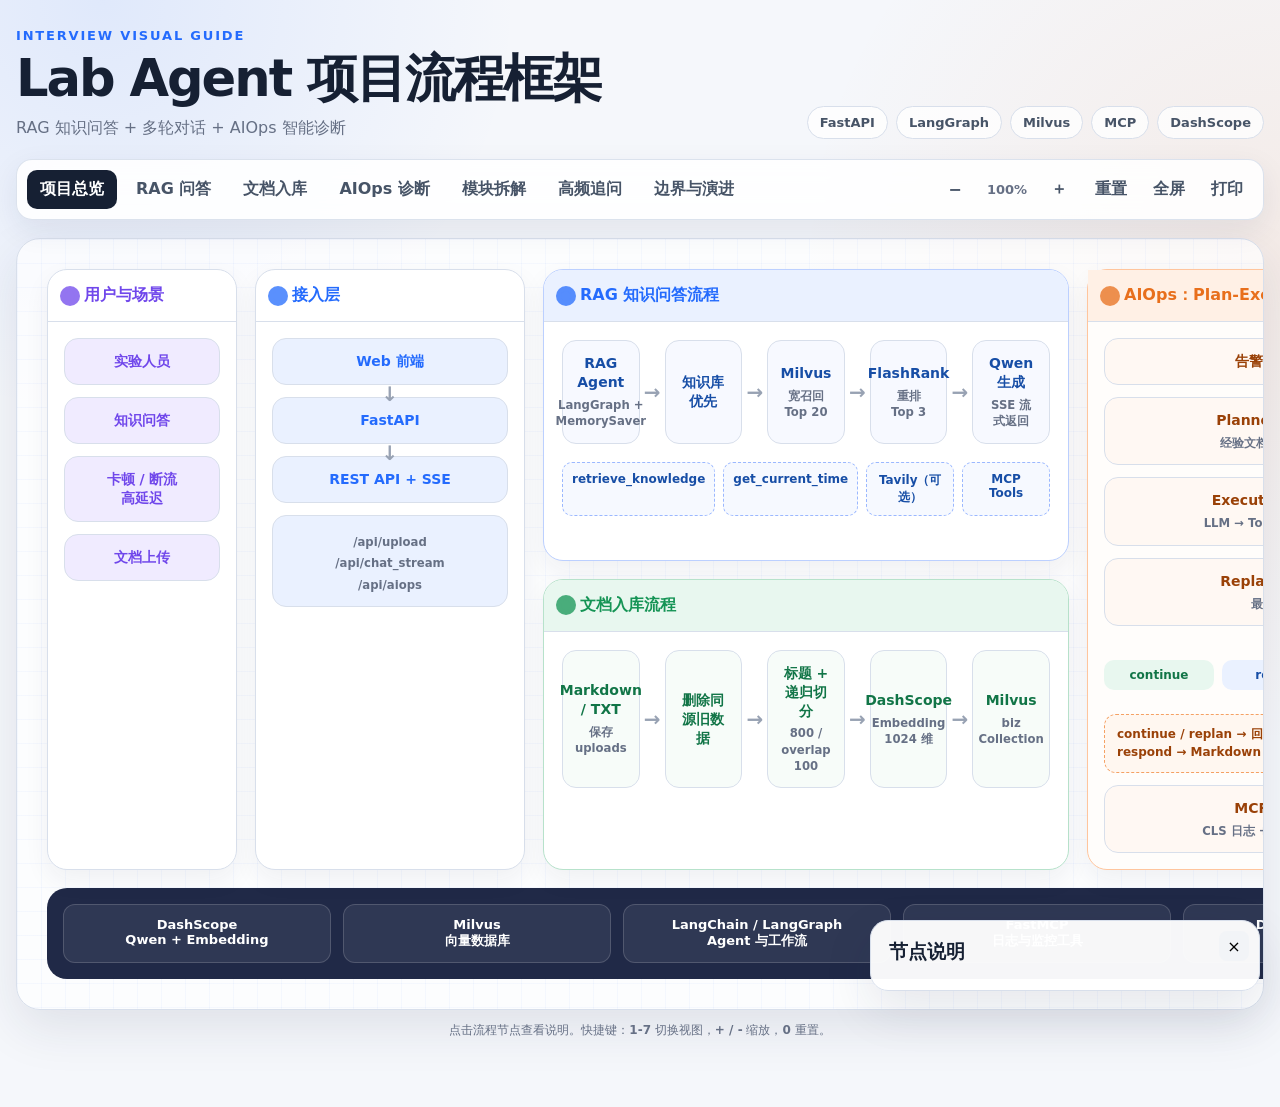
<file: static/project-flow.html>
<!DOCTYPE html>
<html lang="zh-CN">
<head>
    <meta charset="UTF-8">
    <meta name="viewport" content="width=device-width, initial-scale=1.0">
    <meta name="description" content="Lab Agent 项目流程框架图与面试复习页面">
    <title>Lab Agent 项目流程框架图</title>
    <style>
        :root {
            --ink: #162033;
            --muted: #667085;
            --line: #d8dfeb;
            --paper: #f5f7fb;
            --card: #ffffff;
            --blue: #246bfd;
            --blue-soft: #eaf1ff;
            --green: #159455;
            --green-soft: #e8f7ef;
            --orange: #e86f1c;
            --orange-soft: #fff0e5;
            --purple: #7047eb;
            --purple-soft: #f0ebff;
            --shadow: 0 18px 50px rgba(27, 39, 71, 0.10);
            --radius: 20px;
        }

        * { box-sizing: border-box; }

        html { scroll-behavior: smooth; }

        body {
            margin: 0;
            color: var(--ink);
            font-family: Inter, "PingFang SC", "Microsoft YaHei", system-ui, sans-serif;
            background:
                radial-gradient(circle at 8% 0%, rgba(36, 107, 253, .10), transparent 26rem),
                radial-gradient(circle at 100% 24%, rgba(232, 111, 28, .09), transparent 30rem),
                var(--paper);
            min-height: 100vh;
        }

        button { font: inherit; }

        .shell {
            width: min(1560px, calc(100% - 32px));
            margin: 0 auto;
            padding: 28px 0 56px;
        }

        .hero {
            display: flex;
            align-items: flex-end;
            justify-content: space-between;
            gap: 24px;
            margin-bottom: 20px;
        }

        .eyebrow {
            margin: 0 0 8px;
            color: var(--blue);
            font-size: 13px;
            font-weight: 800;
            letter-spacing: .14em;
            text-transform: uppercase;
        }

        h1 {
            margin: 0;
            font-size: clamp(30px, 4vw, 54px);
            letter-spacing: -.04em;
            line-height: 1.08;
        }

        .subtitle {
            margin: 12px 0 0;
            color: var(--muted);
            font-size: 16px;
        }

        .hero-tags {
            display: flex;
            flex-wrap: wrap;
            justify-content: flex-end;
            gap: 8px;
        }

        .tag {
            padding: 8px 12px;
            border: 1px solid var(--line);
            border-radius: 999px;
            background: rgba(255, 255, 255, .78);
            color: #475467;
            font-size: 13px;
            font-weight: 700;
        }

        .toolbar {
            position: sticky;
            top: 12px;
            z-index: 20;
            display: flex;
            align-items: center;
            justify-content: space-between;
            gap: 16px;
            padding: 10px;
            margin-bottom: 18px;
            border: 1px solid rgba(216, 223, 235, .9);
            border-radius: 16px;
            background: rgba(255, 255, 255, .88);
            box-shadow: 0 10px 30px rgba(27, 39, 71, .08);
            backdrop-filter: blur(14px);
        }

        .tabs, .tools {
            display: flex;
            align-items: center;
            flex-wrap: wrap;
            gap: 6px;
        }

        .toolbar button {
            border: 0;
            border-radius: 10px;
            padding: 9px 13px;
            background: transparent;
            color: #475467;
            cursor: pointer;
            font-weight: 750;
            transition: .18s ease;
        }

        .toolbar button:hover { background: #f1f4f9; color: var(--ink); }
        .toolbar button.active { background: var(--ink); color: white; }
        .tools button { min-width: 40px; padding-inline: 10px; }

        .zoom-label {
            min-width: 52px;
            color: var(--muted);
            text-align: center;
            font-size: 13px;
            font-weight: 700;
        }

        .canvas-window {
            overflow: auto;
            min-height: 680px;
            border: 1px solid var(--line);
            border-radius: 24px;
            background-color: rgba(255,255,255,.72);
            background-image:
                linear-gradient(rgba(36,107,253,.035) 1px, transparent 1px),
                linear-gradient(90deg, rgba(36,107,253,.035) 1px, transparent 1px);
            background-size: 24px 24px;
            box-shadow: var(--shadow);
        }

        .canvas {
            width: 1480px;
            min-height: 680px;
            padding: 30px;
            transform-origin: top left;
            transition: transform .2s ease;
        }

        .view { display: none; }
        .view.active { display: block; }

        .overview-grid {
            display: grid;
            grid-template-columns: 190px 270px 1fr 380px;
            gap: 18px;
            align-items: stretch;
        }

        .panel {
            position: relative;
            border: 1px solid var(--line);
            border-radius: var(--radius);
            background: var(--card);
            box-shadow: 0 10px 26px rgba(27, 39, 71, .06);
        }

        .panel-title {
            display: flex;
            align-items: center;
            gap: 9px;
            margin: 0;
            padding: 15px 17px;
            border-bottom: 1px solid var(--line);
            font-size: 16px;
        }

        .panel-title .dot {
            width: 10px;
            height: 10px;
            border-radius: 50%;
            background: currentColor;
            box-shadow: 0 0 0 5px currentColor;
            opacity: .75;
        }

        .stack {
            display: flex;
            flex-direction: column;
            gap: 12px;
            padding: 16px;
        }

        .node {
            position: relative;
            padding: 13px 14px;
            border: 1.5px solid var(--line);
            border-radius: 14px;
            background: white;
            text-align: center;
            font-size: 14px;
            font-weight: 800;
            line-height: 1.35;
            cursor: pointer;
            transition: transform .18s ease, box-shadow .18s ease, border-color .18s ease;
        }

        .node:hover, .node.selected {
            transform: translateY(-2px);
            border-color: currentColor;
            box-shadow: 0 10px 20px rgba(27, 39, 71, .10);
        }

        .node small {
            display: block;
            margin-top: 5px;
            color: var(--muted);
            font-weight: 600;
            line-height: 1.4;
        }

        .arrow-down::after {
            content: "↓";
            position: absolute;
            left: 50%;
            bottom: -24px;
            z-index: 2;
            transform: translateX(-50%);
            color: #98a2b3;
            font-size: 20px;
            font-weight: 900;
        }

        .scenario { color: var(--purple); }
        .access { color: var(--blue); }
        .scenario .node { background: var(--purple-soft); }
        .access .node { background: var(--blue-soft); }

        .flow-area {
            display: grid;
            grid-template-rows: 1fr 1fr;
            gap: 18px;
        }

        .flow-panel { overflow: hidden; }
        .flow-panel.rag { border-color: #bcd0ff; }
        .flow-panel.ingest { border-color: #b7e2cb; }
        .flow-panel.rag .panel-title { color: var(--blue); background: var(--blue-soft); }
        .flow-panel.ingest .panel-title { color: var(--green); background: var(--green-soft); }

        .flow-row {
            display: flex;
            align-items: stretch;
            gap: 25px;
            padding: 18px;
        }

        .flow-row .node {
            flex: 1 1 0;
            min-width: 0;
            display: flex;
            align-items: center;
            justify-content: center;
            flex-direction: column;
        }

        .flow-row .node:not(:last-child)::after {
            content: "→";
            position: absolute;
            right: -22px;
            top: 50%;
            transform: translateY(-50%);
            color: #98a2b3;
            font-size: 20px;
        }

        .rag .node { color: #174ea6; background: #f7f9ff; }
        .ingest .node { color: #117547; background: #f7fcf9; }

        .tool-strip {
            display: flex;
            gap: 8px;
            padding: 0 18px 18px;
        }

        .tool-chip {
            flex: 1;
            padding: 9px;
            border: 1px dashed #9bb8ff;
            border-radius: 10px;
            background: #f6f9ff;
            color: #174ea6;
            text-align: center;
            font-size: 12px;
            font-weight: 750;
        }

        .aiops {
            color: var(--orange);
            border-color: #ffc59d;
            background: #fffdfb;
        }

        .aiops .panel-title { background: var(--orange-soft); }
        .aiops-body { padding: 16px; }
        .aiops .node { color: #9a4107; background: #fff8f3; }

        .decision {
            display: grid;
            grid-template-columns: repeat(3, 1fr);
            gap: 8px;
            margin: 22px 0 12px;
        }

        .branch {
            padding: 8px 5px;
            border-radius: 10px;
            text-align: center;
            font-size: 12px;
            font-weight: 850;
        }

        .continue { color: #117547; background: var(--green-soft); }
        .replan { color: #174ea6; background: var(--blue-soft); }
        .respond { color: #6538c5; background: var(--purple-soft); }

        .loop-note {
            padding: 10px 12px;
            border: 1px dashed #f5a164;
            border-radius: 12px;
            color: #9a4107;
            background: #fff7f0;
            font-size: 12px;
            font-weight: 700;
            line-height: 1.55;
        }

        .infra {
            display: grid;
            grid-template-columns: repeat(5, 1fr);
            gap: 12px;
            margin-top: 18px;
            padding: 16px;
            border-radius: var(--radius);
            background: #202947;
            color: white;
        }

        .infra-item {
            padding: 12px;
            border: 1px solid rgba(255,255,255,.16);
            border-radius: 12px;
            background: rgba(255,255,255,.07);
            text-align: center;
            font-size: 13px;
            font-weight: 750;
        }

        .detail-view {
            display: grid;
            grid-template-columns: 1fr 330px;
            gap: 22px;
        }

        .detail-main, .memory-card {
            padding: 22px;
            border: 1px solid var(--line);
            border-radius: var(--radius);
            background: white;
        }

        .detail-main h2, .memory-card h2 { margin: 0 0 8px; font-size: 22px; }
        .detail-main > p { margin: 0 0 24px; color: var(--muted); }

        .detail-flow {
            display: flex;
            flex-direction: column;
            gap: 28px;
        }

        .detail-step {
            position: relative;
            display: grid;
            grid-template-columns: 48px 1fr auto;
            align-items: center;
            gap: 14px;
            padding: 17px;
            border: 1px solid var(--line);
            border-radius: 16px;
            background: #fbfcfe;
        }

        .detail-step:not(:last-child)::after {
            content: "";
            position: absolute;
            left: 40px;
            bottom: -29px;
            width: 2px;
            height: 29px;
            background: #cbd5e1;
        }

        .step-number {
            display: grid;
            place-items: center;
            width: 42px;
            height: 42px;
            border-radius: 13px;
            background: var(--blue);
            color: white;
            font-size: 18px;
            font-weight: 900;
        }

        .green-view .step-number { background: var(--green); }
        .orange-view .step-number { background: var(--orange); }
        .step-copy strong { display: block; margin-bottom: 4px; }
        .step-copy span { color: var(--muted); font-size: 13px; }
        .step-tech { color: var(--blue); font-size: 12px; font-weight: 800; }
        .green-view .step-tech { color: var(--green); }
        .orange-view .step-tech { color: var(--orange); }

        .memory-card {
            align-self: start;
            position: sticky;
            top: 90px;
        }

        .memory-list {
            display: flex;
            flex-direction: column;
            gap: 12px;
            margin-top: 18px;
        }

        .memory-item {
            padding: 13px;
            border-left: 4px solid var(--blue);
            border-radius: 0 12px 12px 0;
            background: var(--blue-soft);
            font-size: 13px;
            line-height: 1.55;
        }

        .memory-item strong { display: block; margin-bottom: 3px; }
        .green-view + .memory-card .memory-item { border-color: var(--green); background: var(--green-soft); }
        .orange-view + .memory-card .memory-item { border-color: var(--orange); background: var(--orange-soft); }

        .knowledge-view {
            padding: 4px;
        }

        .section-heading {
            display: flex;
            align-items: flex-end;
            justify-content: space-between;
            gap: 20px;
            margin-bottom: 18px;
        }

        .section-heading h2 { margin: 0 0 6px; font-size: 27px; }
        .section-heading p { margin: 0; color: var(--muted); }

        .search-box {
            width: 310px;
            padding: 11px 14px;
            border: 1px solid var(--line);
            border-radius: 12px;
            background: white;
            color: var(--ink);
            outline: none;
        }

        .search-box:focus { border-color: var(--blue); box-shadow: 0 0 0 4px rgba(36,107,253,.1); }

        .module-grid {
            display: grid;
            grid-template-columns: repeat(3, 1fr);
            gap: 16px;
        }

        .module-card {
            overflow: hidden;
            border: 1px solid var(--line);
            border-radius: 18px;
            background: white;
            box-shadow: 0 8px 22px rgba(27,39,71,.05);
        }

        .module-card header {
            padding: 16px 17px 13px;
            border-bottom: 1px solid #edf0f5;
            background: linear-gradient(135deg, #fff, #f7f9fc);
        }

        .module-card h3 { margin: 0 0 5px; font-size: 17px; }
        .module-path { color: var(--blue); font-family: ui-monospace, SFMono-Regular, Menlo, monospace; font-size: 11px; font-weight: 750; }
        .module-body { padding: 15px 17px 17px; }

        .fact {
            display: grid;
            grid-template-columns: 68px 1fr;
            gap: 10px;
            margin-bottom: 10px;
            font-size: 12.5px;
            line-height: 1.55;
        }

        .fact:last-child { margin-bottom: 0; }
        .fact b { color: #344054; }
        .fact span { color: var(--muted); }
        .fact.answer { margin-top: 13px; padding-top: 12px; border-top: 1px dashed var(--line); }
        .fact.answer span { color: var(--ink); font-weight: 650; }

        .qa-layout {
            display: grid;
            grid-template-columns: 230px 1fr;
            gap: 18px;
        }

        .qa-index {
            align-self: start;
            position: sticky;
            top: 90px;
            padding: 15px;
            border: 1px solid var(--line);
            border-radius: 16px;
            background: white;
        }

        .qa-index strong { display: block; margin-bottom: 10px; }
        .qa-index button {
            display: block;
            width: 100%;
            margin: 4px 0;
            padding: 8px 10px;
            border: 0;
            border-radius: 9px;
            background: transparent;
            color: var(--muted);
            text-align: left;
            cursor: pointer;
        }

        .qa-index button:hover { color: var(--blue); background: var(--blue-soft); }
        .qa-list { display: flex; flex-direction: column; gap: 12px; }

        details.qa {
            border: 1px solid var(--line);
            border-radius: 16px;
            background: white;
            box-shadow: 0 6px 18px rgba(27,39,71,.04);
        }

        details.qa summary {
            position: relative;
            padding: 16px 48px 16px 18px;
            cursor: pointer;
            list-style: none;
            font-size: 15px;
            font-weight: 800;
        }

        details.qa summary::-webkit-details-marker { display: none; }
        details.qa summary::after { content: "+"; position: absolute; right: 18px; top: 13px; color: var(--blue); font-size: 22px; }
        details.qa[open] summary::after { content: "−"; }
        details.qa[open] summary { border-bottom: 1px solid var(--line); }

        .qa-answer { padding: 16px 18px 18px; font-size: 13px; line-height: 1.72; }
        .qa-answer p { margin: 0 0 10px; }
        .qa-answer p:last-child { margin-bottom: 0; }
        .qa-answer strong { color: #344054; }
        .speak { padding: 11px 13px; border-left: 4px solid var(--blue); background: var(--blue-soft); border-radius: 0 10px 10px 0; }
        .follow-up { color: #8a3c08; background: var(--orange-soft); padding: 10px 12px; border-radius: 10px; }

        .evolution-grid {
            display: grid;
            grid-template-columns: 1fr 1fr;
            gap: 16px;
        }

        .evolution-card {
            padding: 18px;
            border: 1px solid var(--line);
            border-radius: 17px;
            background: white;
        }

        .evolution-card h3 { margin: 0 0 12px; font-size: 17px; }
        .evolution-card ul { margin: 0; padding-left: 20px; color: var(--muted); font-size: 13px; line-height: 1.75; }
        .risk { border-top: 4px solid #e5484d; }
        .upgrade { border-top: 4px solid var(--green); }
        .tradeoff { border-top: 4px solid var(--blue); }
        .metric { border-top: 4px solid var(--purple); }

        .truth-banner {
            margin-bottom: 17px;
            padding: 15px 17px;
            border: 1px solid #f3cf90;
            border-radius: 14px;
            background: #fff8e8;
            color: #754c00;
            font-size: 13px;
            line-height: 1.65;
        }

        .inspector {
            position: fixed;
            right: 20px;
            bottom: 20px;
            z-index: 30;
            width: min(390px, calc(100vw - 40px));
            padding: 18px;
            border: 1px solid var(--line);
            border-radius: 18px;
            background: rgba(255,255,255,.96);
            box-shadow: var(--shadow);
            transform: translateY(calc(100% + 40px));
            transition: transform .25s ease;
        }

        .inspector.open { transform: translateY(0); }
        .inspector h3 { margin: 0 32px 7px 0; }
        .inspector p { margin: 0; color: var(--muted); font-size: 14px; line-height: 1.65; }
        .inspector-close {
            position: absolute;
            top: 10px;
            right: 10px;
            border: 0;
            border-radius: 8px;
            background: #f2f4f7;
            width: 30px;
            height: 30px;
            cursor: pointer;
        }

        .hint {
            margin-top: 12px;
            color: var(--muted);
            text-align: center;
            font-size: 12px;
        }

        @media (max-width: 900px) {
            .shell { width: min(100% - 18px, 1560px); padding-top: 18px; }
            .hero { align-items: flex-start; flex-direction: column; }
            .hero-tags { justify-content: flex-start; }
            .toolbar { align-items: flex-start; flex-direction: column; }
            .tools { width: 100%; justify-content: flex-end; }
            .canvas-window { min-height: 610px; }
            .module-grid, .evolution-grid { grid-template-columns: 1fr; }
            .qa-layout { grid-template-columns: 1fr; }
            .qa-index { position: static; }
        }

        @media print {
            body { background: white; }
            .shell { width: 100%; padding: 0; }
            .toolbar, .hint, .inspector { display: none !important; }
            .canvas-window { overflow: visible; border: 0; box-shadow: none; }
            .canvas { transform: scale(.72) !important; transform-origin: top left; }
        }
    </style>
</head>
<body>
    <main class="shell">
        <header class="hero">
            <div>
                <p class="eyebrow">Interview Visual Guide</p>
                <h1>Lab Agent 项目流程框架</h1>
                <p class="subtitle">RAG 知识问答 + 多轮对话 + AIOps 智能诊断</p>
            </div>
            <div class="hero-tags" aria-label="技术栈">
                <span class="tag">FastAPI</span>
                <span class="tag">LangGraph</span>
                <span class="tag">Milvus</span>
                <span class="tag">MCP</span>
                <span class="tag">DashScope</span>
            </div>
        </header>

        <nav class="toolbar" aria-label="流程图控制栏">
            <div class="tabs">
                <button class="active" data-view="overview">项目总览</button>
                <button data-view="rag">RAG 问答</button>
                <button data-view="ingest">文档入库</button>
                <button data-view="aiops">AIOps 诊断</button>
                <button data-view="modules">模块拆解</button>
                <button data-view="questions">高频追问</button>
                <button data-view="evolution">边界与演进</button>
            </div>
            <div class="tools">
                <button id="zoomOut" title="缩小">−</button>
                <span class="zoom-label" id="zoomLabel">100%</span>
                <button id="zoomIn" title="放大">＋</button>
                <button id="resetZoom" title="恢复缩放">重置</button>
                <button id="fullscreen" title="全屏查看">全屏</button>
                <button id="printPage" title="打印或导出 PDF">打印</button>
            </div>
        </nav>

        <section class="canvas-window" id="canvasWindow">
            <div class="canvas" id="canvas">
                <section class="view active" id="overview">
                    <div class="overview-grid">
                        <article class="panel scenario">
                            <h2 class="panel-title"><span class="dot"></span>用户与场景</h2>
                            <div class="stack">
                                <div class="node" data-title="实验人员" data-desc="通过统一 Web 页面发起知识问答、上传实验文档，或针对视频卡顿、断流、高延迟等问题启动诊断。">实验人员</div>
                                <div class="node" data-title="知识问答" data-desc="查询实验步骤、网络参数、编解码配置和历史运维经验。">知识问答</div>
                                <div class="node" data-title="异常诊断" data-desc="典型场景包括视频卡顿、断流、高延迟，以及服务端或客户端资源异常。">卡顿 / 断流<br>高延迟</div>
                                <div class="node" data-title="文档上传" data-desc="上传 Markdown、TXT 文档后自动切分、向量化并写入知识库。">文档上传</div>
                            </div>
                        </article>

                        <article class="panel access">
                            <h2 class="panel-title"><span class="dot"></span>接入层</h2>
                            <div class="stack">
                                <div class="node arrow-down" data-title="Web 前端" data-desc="负责用户输入、文件上传、对话展示和 AIOps 诊断过程可视化。">Web 前端</div>
                                <div class="node arrow-down" data-title="FastAPI" data-desc="统一提供静态页面、REST API，并通过 SSE 返回流式对话和诊断事件。">FastAPI</div>
                                <div class="node" data-title="REST API + SSE" data-desc="REST 接收请求；SSE 持续推送回答 token、执行计划、步骤结果和最终报告。">REST API + SSE</div>
                                <div class="node" data-title="核心接口" data-desc="/api/upload 文档入库；/api/chat_stream 流式问答；/api/aiops 智能诊断。"><small>/api/upload</small><small>/api/chat_stream</small><small>/api/aiops</small></div>
                            </div>
                        </article>

                        <div class="flow-area">
                            <article class="panel flow-panel rag">
                                <h2 class="panel-title"><span class="dot"></span>RAG 知识问答流程</h2>
                                <div class="flow-row">
                                    <div class="node" data-title="RAG Agent" data-desc="LangGraph Agent 根据问题与上下文自主决定是否调用知识库、时间、MCP 或可选联网搜索工具。">RAG Agent<small>LangGraph + MemorySaver</small></div>
                                    <div class="node" data-title="知识库优先" data-desc="系统提示词要求优先检索内部知识；仅当知识不足时再使用 Tavily。">知识库优先</div>
                                    <div class="node" data-title="宽召回" data-desc="Milvus 先召回 20 个候选分片，提升相关内容不被遗漏的概率。">Milvus<small>宽召回 Top 20</small></div>
                                    <div class="node" data-title="重排" data-desc="FlashRank Cross-Encoder 按 query 与 passage 的相关性重排，保留 Top 3。">FlashRank<small>重排 Top 3</small></div>
                                    <div class="node" data-title="答案生成" data-desc="通义千问结合用户问题、会话上下文和检索证据生成答案，并通过 SSE 流式返回。">Qwen 生成<small>SSE 流式返回</small></div>
                                </div>
                                <div class="tool-strip">
                                    <div class="tool-chip">retrieve_knowledge</div>
                                    <div class="tool-chip">get_current_time</div>
                                    <div class="tool-chip">Tavily（可选）</div>
                                    <div class="tool-chip">MCP Tools</div>
                                </div>
                            </article>

                            <article class="panel flow-panel ingest">
                                <h2 class="panel-title"><span class="dot"></span>文档入库流程</h2>
                                <div class="flow-row">
                                    <div class="node" data-title="上传并保存" data-desc="校验扩展名和文件大小，规范化文件名后保存到 uploads 目录。">Markdown / TXT<small>保存 uploads</small></div>
                                    <div class="node" data-title="覆盖更新" data-desc="索引前按来源路径删除旧分片，避免同一文档重复入库。">删除同源旧数据</div>
                                    <div class="node" data-title="文档切分" data-desc="Markdown 先按标题层级切分，再递归切分；chunk 800，overlap 100，并合并过小分片。">标题 + 递归切分<small>800 / overlap 100</small></div>
                                    <div class="node" data-title="向量化" data-desc="调用 DashScope text-embedding-v4，将文档分片转换为 1024 维向量。">DashScope<small>Embedding 1024 维</small></div>
                                    <div class="node" data-title="Milvus 存储" data-desc="向量、原文和元数据写入 biz Collection，供 RAG 相似度检索。">Milvus<small>biz Collection</small></div>
                                </div>
                            </article>
                        </div>

                        <article class="panel aiops">
                            <h2 class="panel-title"><span class="dot"></span>AIOps：Plan-Execute-Replan</h2>
                            <div class="aiops-body stack">
                                <div class="node arrow-down" data-title="诊断请求" data-desc="系统使用标准化 AIOps 任务描述启动当前告警诊断，并要求最终输出 Markdown 报告。">告警诊断请求</div>
                                <div class="node arrow-down" data-title="Planner" data-desc="先查询内部运维经验，再读取所有本地与 MCP 工具描述，由 LLM 生成结构化执行计划。">Planner 制定计划<small>经验文档 + 可用工具</small></div>
                                <div class="node arrow-down" data-title="Executor" data-desc="每轮只执行计划首个步骤：LLM 选择工具，ToolNode 调用工具，再由 LLM 汇总该步证据。">Executor 执行单步<small>LLM → ToolNode → 证据</small></div>
                                <div class="node" data-title="Replanner" data-desc="结合原始任务、剩余计划和执行历史，在 continue、replan、respond 中决策；最多执行 8 步。">Replanner 评估<small>最大 8 步</small></div>
                                <div class="decision">
                                    <div class="branch continue">continue</div>
                                    <div class="branch replan">replan</div>
                                    <div class="branch respond">respond</div>
                                </div>
                                <div class="loop-note">continue / replan → 回到 Executor<br>respond → Markdown 报告 → SSE 返回</div>
                                <div class="node" data-title="MCP 工具链" data-desc="MCP Client 统一加载 CLS 日志检索与 Monitor CPU/内存指标工具；调用失败采用指数退避重试。">MCP Client<small>CLS 日志 + Monitor 指标</small></div>
                            </div>
                        </article>
                    </div>

                    <div class="infra" aria-label="基础设施与平台">
                        <div class="infra-item">DashScope<br>Qwen + Embedding</div>
                        <div class="infra-item">Milvus<br>向量数据库</div>
                        <div class="infra-item">LangChain / LangGraph<br>Agent 与工作流</div>
                        <div class="infra-item">FastMCP<br>日志与监控工具</div>
                        <div class="infra-item">Docker Compose<br>本地基础设施</div>
                    </div>
                </section>

                <section class="view" id="rag">
                    <div class="detail-view">
                        <article class="detail-main">
                            <h2>RAG 多轮问答：从问题到有依据的答案</h2>
                            <p>核心不是“向量检索后直接拼 Prompt”，而是让 Agent 根据问题自主选择工具，并保留会话状态。</p>
                            <div class="detail-flow">
                                <div class="detail-step"><span class="step-number">1</span><div class="step-copy"><strong>接收问题与 session_id</strong><span>FastAPI 将用户问题交给 RagAgentService，并用 thread_id 隔离会话。</span></div><span class="step-tech">FastAPI</span></div>
                                <div class="detail-step"><span class="step-number">2</span><div class="step-copy"><strong>Agent 判断是否调用工具</strong><span>知识库优先，必要时使用时间、MCP 或 Tavily。</span></div><span class="step-tech">LangGraph Agent</span></div>
                                <div class="detail-step"><span class="step-number">3</span><div class="step-copy"><strong>Milvus 宽召回</strong><span>问题向量化后召回 Top 20 文档分片，保证召回率。</span></div><span class="step-tech">Embedding + Milvus</span></div>
                                <div class="detail-step"><span class="step-number">4</span><div class="step-copy"><strong>FlashRank 精排</strong><span>Cross-Encoder 重新计算相关性，只保留 Top 3 高质量上下文。</span></div><span class="step-tech">Rerank</span></div>
                                <div class="detail-step"><span class="step-number">5</span><div class="step-copy"><strong>生成并流式输出</strong><span>Qwen 基于工具结果生成答案，SSE 逐片推送给浏览器。</span></div><span class="step-tech">Qwen + SSE</span></div>
                            </div>
                        </article>
                        <aside class="memory-card">
                            <h2>面试怎么讲</h2>
                            <div class="memory-list">
                                <div class="memory-item"><strong>为什么用 Agent？</strong>问题类型不固定，需要动态决定查知识库、当前时间、日志还是监控。</div>
                                <div class="memory-item"><strong>为什么先宽召回再重排？</strong>向量检索保证召回率，Cross-Encoder 提升排序精度，兼顾效果和上下文成本。</div>
                                <div class="memory-item"><strong>多轮对话怎么做？</strong>MemorySaver 以 session_id 作为 thread_id 保存 LangGraph checkpoint。</div>
                                <div class="memory-item"><strong>一句话</strong>Agent 负责决策，Milvus 负责召回，FlashRank 负责精排，Qwen 负责生成。</div>
                            </div>
                        </aside>
                    </div>
                </section>

                <section class="view" id="ingest">
                    <div class="detail-view">
                        <article class="detail-main green-view">
                            <h2>文档入库：从原始文件到可检索知识</h2>
                            <p>上传后立即自动索引，并通过“先删同源旧数据”支持文档覆盖更新。</p>
                            <div class="detail-flow">
                                <div class="detail-step"><span class="step-number">1</span><div class="step-copy"><strong>文件校验与落盘</strong><span>支持 Markdown/TXT，校验文件名、扩展名和大小，保存到 uploads。</span></div><span class="step-tech">UploadFile</span></div>
                                <div class="detail-step"><span class="step-number">2</span><div class="step-copy"><strong>删除同源旧索引</strong><span>按规范化 source 路径删除已有数据，避免重复分片。</span></div><span class="step-tech">Milvus delete</span></div>
                                <div class="detail-step"><span class="step-number">3</span><div class="step-copy"><strong>结构化切分</strong><span>MarkdownHeaderTextSplitter 保留标题语义，再递归切分并合并小块。</span></div><span class="step-tech">800 / 100</span></div>
                                <div class="detail-step"><span class="step-number">4</span><div class="step-copy"><strong>批量向量化</strong><span>text-embedding-v4 输出 1024 维向量。</span></div><span class="step-tech">DashScope</span></div>
                                <div class="detail-step"><span class="step-number">5</span><div class="step-copy"><strong>写入向量库</strong><span>保存 id、vector、content、metadata 到 biz Collection。</span></div><span class="step-tech">Milvus</span></div>
                            </div>
                        </article>
                        <aside class="memory-card">
                            <h2>设计亮点</h2>
                            <div class="memory-list">
                                <div class="memory-item"><strong>结构感知切分</strong>先按 Markdown 标题切，能保留章节层级到 metadata。</div>
                                <div class="memory-item"><strong>分片策略</strong>chunk 800、overlap 100，在语义完整度与检索粒度间折中。</div>
                                <div class="memory-item"><strong>幂等更新</strong>先删除同源数据再写入，保证重复上传不会产生脏数据。</div>
                                <div class="memory-item"><strong>一句话</strong>文件落盘、结构切分、向量化、Milvus 持久化。</div>
                            </div>
                        </aside>
                    </div>
                </section>

                <section class="view" id="aiops">
                    <div class="detail-view">
                        <article class="detail-main orange-view">
                            <h2>AIOps：基于证据的动态诊断闭环</h2>
                            <p>LangGraph 将复杂诊断拆成可观察的计划、执行、评估循环，每一步都可通过 SSE 展示。</p>
                            <div class="detail-flow">
                                <div class="detail-step"><span class="step-number">1</span><div class="step-copy"><strong>Planner 制定计划</strong><span>先检索内部经验，再结合本地工具和 MCP 工具生成结构化步骤。</span></div><span class="step-tech">Structured Output</span></div>
                                <div class="detail-step"><span class="step-number">2</span><div class="step-copy"><strong>Executor 执行一个步骤</strong><span>每轮只取 plan[0]，LLM 选工具，ToolNode 执行，再汇总结果。</span></div><span class="step-tech">ToolNode</span></div>
                                <div class="detail-step"><span class="step-number">3</span><div class="step-copy"><strong>MCP 收集外部证据</strong><span>CLS 查询日志，Monitor 查询 CPU/内存指标；失败时指数退避重试。</span></div><span class="step-tech">FastMCP</span></div>
                                <div class="detail-step"><span class="step-number">4</span><div class="step-copy"><strong>Replanner 动态评估</strong><span>continue 继续；replan 替换剩余步骤；respond 结束并生成报告。</span></div><span class="step-tech">条件边</span></div>
                                <div class="detail-step"><span class="step-number">5</span><div class="step-copy"><strong>报告与过程流式返回</strong><span>输出计划、步骤完成、最终 Markdown 报告和 complete 事件。</span></div><span class="step-tech">SSE</span></div>
                            </div>
                        </article>
                        <aside class="memory-card">
                            <h2>面试怎么讲</h2>
                            <div class="memory-list">
                                <div class="memory-item"><strong>为什么要 Replan？</strong>故障诊断无法一次规划准确，需要根据日志和指标结果动态调整。</div>
                                <div class="memory-item"><strong>怎么避免无限循环？</strong>限制最多 8 个执行步骤，执行 5 步后禁止再次扩展计划。</div>
                                <div class="memory-item"><strong>MCP 的价值？</strong>把日志和监控封装成标准工具，Agent 与具体数据源解耦。</div>
                                <div class="memory-item"><strong>一句话</strong>规划拆任务，执行拿证据，复盘调路径，最后出报告。</div>
                            </div>
                        </aside>
                    </div>
                </section>

                <section class="view knowledge-view" id="modules">
                    <div class="section-heading">
                        <div>
                            <h2>模块级拆解</h2>
                            <p>按“职责、输入输出、关键实现、设计理由、深挖回答”理解代码，而不是只背技术名词。</p>
                        </div>
                        <input class="search-box" id="moduleSearch" type="search" placeholder="搜索模块、文件或关键词">
                    </div>
                    <div class="module-grid" id="moduleGrid">
                        <article class="module-card">
                            <header><h3>应用入口与生命周期</h3><span class="module-path">app/main.py</span></header>
                            <div class="module-body">
                                <div class="fact"><b>职责</b><span>创建 FastAPI、注册四类路由、挂载静态文件、配置 CORS，并管理 Milvus 生命周期。</span></div>
                                <div class="fact"><b>关键点</b><span>lifespan 启动时 connect，关闭时 close；STATIC_DIR 使用绝对路径，避免 cwd 改变导致资源丢失。</span></div>
                                <div class="fact"><b>取舍</b><span>应用启动依赖 Milvus 成功，更适合强依赖知识库的原型；生产可改为健康降级或延迟连接。</span></div>
                                <div class="fact answer"><b>面试回答</b><span>“入口层只做装配和生命周期管理，业务逻辑下沉到 service，避免路由变成胖控制器。”</span></div>
                            </div>
                        </article>

                        <article class="module-card">
                            <header><h3>API 与 SSE 适配层</h3><span class="module-path">app/api/chat.py · aiops.py · file.py</span></header>
                            <div class="module-body">
                                <div class="fact"><b>职责</b><span>校验请求、调用服务、把内部事件转换为 HTTP JSON 或 SSE message。</span></div>
                                <div class="fact"><b>事件</b><span>聊天输出 content/done/error；AIOps 输出 plan/step_complete/report/complete/error。</span></div>
                                <div class="fact"><b>价值</b><span>浏览器能边接收边渲染，降低长耗时 LLM 和多步诊断的体感延迟，也让过程可观察。</span></div>
                                <div class="fact answer"><b>深挖点</b><span>“SSE 是单向服务端推送，当前场景不需要 WebSocket 的双向长连接，协议更简单。”</span></div>
                            </div>
                        </article>

                        <article class="module-card">
                            <header><h3>RAG Agent 编排</h3><span class="module-path">app/services/rag_agent_service.py</span></header>
                            <div class="module-body">
                                <div class="fact"><b>职责</b><span>创建 ChatQwen Agent，合并本地工具与 MCP 工具，提供同步和流式查询、会话读取与清理。</span></div>
                                <div class="fact"><b>状态</b><span>MemorySaver 使用 session_id 作为 thread_id，保存 LangGraph checkpoint，实现多轮上下文隔离。</span></div>
                                <div class="fact"><b>策略</b><span>系统提示约束“内部知识库优先，知识不足再联网”，减少外部信息覆盖内部规范。</span></div>
                                <div class="fact answer"><b>记忆</b><span>ReAct Agent 使用 SummarizationMiddleware 压缩早期对话历史，保留最近消息并降低长会话上下文膨胀。</span></div>
                            </div>
                        </article>

                        <article class="module-card">
                            <header><h3>知识检索工具</h3><span class="module-path">app/tools/knowledge_tool.py</span></header>
                            <div class="module-body">
                                <div class="fact"><b>输入输出</b><span>输入 query；输出格式化上下文和原始 Document artifact，工具声明为 content_and_artifact。</span></div>
                                <div class="fact"><b>流程</b><span>Milvus fetch_k 宽召回 → 可选 FlashRank 重排 → 截断 rag_top_k → 带来源和标题格式化。</span></div>
                                <div class="fact"><b>失败</b><span>捕获异常并返回错误文本与空文档，Agent 可据此诚实降级，而不是中断整个对话。</span></div>
                                <div class="fact answer"><b>面试回答</b><span>“把检索封装成 Tool 后，是否检索由 Agent 决策，RAG 不再是每个问题都固定执行的流水线。”</span></div>
                            </div>
                        </article>

                        <article class="module-card">
                            <header><h3>向量召回与重排</h3><span class="module-path">vector_store_manager.py · rerank_service.py</span></header>
                            <div class="module-body">
                                <div class="fact"><b>召回</b><span>默认从 Milvus 获取 20 个候选，向量相似度适合快速缩小语义搜索空间。</span></div>
                                <div class="fact"><b>重排</b><span>FlashRank Cross-Encoder 同时看 query 与 passage，精排后保留 3 条，并写入 _rerank_score。</span></div>
                                <div class="fact"><b>降级</b><span>模型延迟初始化；重排异常或映射不完整时退化为向量原顺序 Top 3。</span></div>
                                <div class="fact answer"><b>取舍</b><span>“两阶段检索用少量本地精排计算换取更高相关性，并控制最终 Prompt 长度。”</span></div>
                            </div>
                        </article>

                        <article class="module-card">
                            <header><h3>文档切分</h3><span class="module-path">app/services/document_splitter_service.py</span></header>
                            <div class="module-body">
                                <div class="fact"><b>Markdown</b><span>先按 h1/h2/h3 标题切分并保留层级元数据，再用 RecursiveCharacterTextSplitter 二次切分。</span></div>
                                <div class="fact"><b>参数</b><span>chunk_max_size=800、overlap=100；小于 300 字符的相邻块会尝试合并。</span></div>
                                <div class="fact"><b>理由</b><span>标题切分保留结构语义，递归切分控制模型上下文粒度，overlap 避免边界信息断裂。</span></div>
                                <div class="fact answer"><b>深挖点</b><span>参数不是永恒最优，应通过 Recall@K、回答正确率和 token 成本做数据驱动调优。</span></div>
                            </div>
                        </article>

                        <article class="module-card">
                            <header><h3>Embedding 与索引</h3><span class="module-path">vector_embedding_service.py · vector_index_service.py</span></header>
                            <div class="module-body">
                                <div class="fact"><b>Embedding</b><span>DashScope text-embedding-v4，统一输出 1024 维；文档批量 embed，查询单条 embed。</span></div>
                                <div class="fact"><b>幂等</b><span>索引前按 metadata._source 删除同源旧分片，然后重新切分和批量写入。</span></div>
                                <div class="fact"><b>ID</b><span>Milvus auto_id=False，每个 Document 使用 UUID 主键。</span></div>
                                <div class="fact answer"><b>注意</b><span>上传成功但索引失败时接口仍返回 200，目前只记录日志；生产应返回 indexing_status 或异步任务 ID。</span></div>
                            </div>
                        </article>

                        <article class="module-card">
                            <header><h3>Milvus 连接与 Schema</h3><span class="module-path">app/core/milvus_client.py</span></header>
                            <div class="module-body">
                                <div class="fact"><b>Schema</b><span>biz Collection 包含 id、1024 维 vector、BM25 sparse_vector、content、JSON metadata，默认 2 shards。</span></div>
                                <div class="fact"><b>启动</b><span>检查 Collection，不存在则创建；存在但缺少混合检索字段或 BM25 Function 时会删除并重建。</span></div>
                                <div class="fact"><b>检索</b><span>content 开启 analyzer，并由 Milvus BM25 Function 自动生成 sparse_vector。</span></div>
                                <div class="fact answer"><b>风险</b><span>Schema 不匹配直接 drop Collection 会丢数据；生产要迁移到新 Collection，再原子切换 alias。</span></div>
                            </div>
                        </article>

                        <article class="module-card">
                            <header><h3>AIOps 状态图</h3><span class="module-path">app/services/aiops_service.py · state.py</span></header>
                            <div class="module-body">
                                <div class="fact"><b>状态</b><span>input、plan、past_steps、response；past_steps 用 operator.add 追加，保留完整证据链。</span></div>
                                <div class="fact"><b>图结构</b><span>Planner → Executor → Replanner；Replanner 条件边决定回到 Executor 或 END。</span></div>
                                <div class="fact"><b>流式</b><span>graph.astream(stream_mode="updates") 将每个节点更新映射为前端事件。</span></div>
                                <div class="fact answer"><b>面试回答</b><span>“显式状态图让每个阶段可测试、可追踪，也比一个超长 ReAct 循环更容易限制成本和终止条件。”</span></div>
                            </div>
                        </article>

                        <article class="module-card">
                            <header><h3>Planner / Executor / Replanner</h3><span class="module-path">app/agent/aiops/*.py</span></header>
                            <div class="module-body">
                                <div class="fact"><b>Planner</b><span>检索内部经验、获取工具描述，通过 Pydantic 结构化输出 Plan.steps。</span></div>
                                <div class="fact"><b>Executor</b><span>只执行 plan[0]；LLM bind_tools 选工具，ToolNode 执行，再把工具结果交给 LLM 总结。</span></div>
                                <div class="fact"><b>Replanner</b><span>结构化输出 continue/replan/respond；最多 8 步，执行 5 步后禁止 replan。</span></div>
                                <div class="fact answer"><b>取舍</b><span>单步执行便于每轮根据证据纠偏；代价是 LLM 调用次数增加，需要步数上限控制延迟和费用。</span></div>
                            </div>
                        </article>

                        <article class="module-card">
                            <header><h3>MCP 客户端与工具服务</h3><span class="module-path">app/agent/mcp_client.py · mcp_servers/</span></header>
                            <div class="module-body">
                                <div class="fact"><b>客户端</b><span>MultiServerMCPClient 延迟单例初始化，同时接入 cls:8003 与 monitor:8004。</span></div>
                                <div class="fact"><b>可靠性</b><span>Interceptor 最多重试 3 次，等待 1s、2s；最终返回 isError 工具结果而非抛出。</span></div>
                                <div class="fact"><b>工具</b><span>CLS 提供时间、地域、主题和日志查询；Monitor 提供 CPU、内存时序和阈值判断。</span></div>
                                <div class="fact answer"><b>价值</b><span>“MCP 把外部能力标准化，Agent 只依赖工具 schema；替换 CLS 或 Prometheus 时不必重写编排。”</span></div>
                            </div>
                        </article>

                        <article class="module-card">
                            <header><h3>配置、降级与可观测性</h3><span class="module-path">app/config.py · Loguru · .env</span></header>
                            <div class="module-body">
                                <div class="fact"><b>配置</b><span>Pydantic Settings 从仓库根目录 .env 加载；rag_fetch_k 会自动校正为不小于 rag_top_k。</span></div>
                                <div class="fact"><b>降级</b><span>Tavily 无 Key 时不注册；FlashRank 失败退化；MCP 失败返回错误证据；Executor 失败仍记录 past_steps。</span></div>
                                <div class="fact"><b>日志</b><span>关键节点记录会话、工具调用、执行耗时和异常，便于复盘 Agent 行为。</span></div>
                                <div class="fact answer"><b>不足</b><span>当前没有指标、分布式 trace、token 成本和检索评测看板；生产应接 OpenTelemetry 与离线评测集。</span></div>
                            </div>
                        </article>

                        <article class="module-card">
                            <header><h3>前端交互与事件消费</h3><span class="module-path">static/index.html · app.js · styles.css</span></header>
                            <div class="module-body">
                                <div class="fact"><b>职责</b><span>维护本地会话入口、快速/流式模式、文件上传、AIOps 展示和 Markdown 渲染。</span></div>
                                <div class="fact"><b>SSE</b><span>使用 fetch 读取 response.body 流，手动解析 event/data 行，再按 content、done、error 或 AIOps 事件更新 UI。</span></div>
                                <div class="fact"><b>取舍</b><span>原生 HTML/CSS/JS 部署简单，无构建链；复杂状态增多后维护成本会高于 React/Vue。</span></div>
                                <div class="fact answer"><b>改进</b><span>抽取统一 SSE parser、AbortController 取消请求、断线恢复、事件 schema 校验和组件化状态管理。</span></div>
                            </div>
                        </article>

                        <article class="module-card">
                            <header><h3>请求与响应模型</h3><span class="module-path">app/models/*.py</span></header>
                            <div class="module-body">
                                <div class="fact"><b>职责</b><span>Pydantic 定义 ChatRequest、ClearRequest、AIOpsRequest 和会话响应，承担类型校验与 OpenAPI 文档生成。</span></div>
                                <div class="fact"><b>兼容</b><span>ChatRequest 用 alias 接收 Id/Question，同时 populate_by_name=True，可兼容内部字段 id/question。</span></div>
                                <div class="fact"><b>价值</b><span>协议模型与服务状态分离，避免外部请求字段直接污染 Agent 内部结构。</span></div>
                                <div class="fact answer"><b>不足</b><span>聊天接口的实际 dict 响应没有统一 response_model；生产应统一错误码、事件 schema 和版本策略。</span></div>
                            </div>
                        </article>

                        <article class="module-card">
                            <header><h3>本地工具与可选联网搜索</h3><span class="module-path">app/tools/time_tool.py · tavily_search_tool.py · __init__.py</span></header>
                            <div class="module-body">
                                <div class="fact"><b>注册</b><span>基础工具是知识库和当前时间；with_optional_tavily 只在配置 API Key 时追加公网搜索。</span></div>
                                <div class="fact"><b>原则</b><span>内部规范优先，公网搜索只补充知识库缺失或时效性信息，并要求回答区分来源。</span></div>
                                <div class="fact"><b>价值</b><span>条件注册比“注册后调用时报错”更干净，模型也不会看到不可用工具。</span></div>
                                <div class="fact answer"><b>安全</b><span>生产需要域名 allowlist、结果清洗、超时、内容注入防护和外部来源可信度标记。</span></div>
                            </div>
                        </article>

                        <article class="module-card">
                            <header><h3>统一模型与检索主链</h3><span class="module-path">rag_agent_service.py · vector_store_manager.py</span></header>
                            <div class="module-body">
                                <div class="fact"><b>LLM</b><span>RAG 与 AIOps 统一使用 ChatQwen，直接支持结构化输出、工具调用和流式响应。</span></div>
                                <div class="fact"><b>检索</b><span>知识检索统一使用 PyMilvus 原生 hybrid_search 宽召回，再由 FlashRank 重排。</span></div>
                                <div class="fact"><b>边界</b><span>MilvusClient 负责连接和 Collection 生命周期，VectorStoreManager 负责原生 Milvus 写入与混合检索。</span></div>
                                <div class="fact answer"><b>收益</b><span>删除未使用的模型工厂和底层 L2 搜索旧路径，避免参数、距离语义和异常处理分叉。</span></div>
                            </div>
                        </article>
                    </div>
                </section>

                <section class="view knowledge-view" id="questions">
                    <div class="section-heading">
                        <div><h2>高频追问与可复述回答</h2><p>先用 20 秒短答建立结论，再根据面试官兴趣展开实现与取舍。</p></div>
                        <button id="toggleAnswers" class="tag" type="button">展开全部</button>
                    </div>
                    <div class="qa-layout">
                        <aside class="qa-index">
                            <strong>问题分类</strong>
                            <button data-qa-filter="all">全部问题</button>
                            <button data-qa-filter="architecture">架构设计</button>
                            <button data-qa-filter="rag">RAG 检索</button>
                            <button data-qa-filter="agent">Agent / LangGraph</button>
                            <button data-qa-filter="mcp">MCP / AIOps</button>
                            <button data-qa-filter="engineering">工程与生产化</button>
                        </aside>
                        <div class="qa-list" id="qaList">
                            <details class="qa" data-category="architecture"><summary>1. 请你用一分钟介绍这个项目</summary><div class="qa-answer"><p class="speak"><strong>可直接回答：</strong>这是一个面向实验室双机视频传输场景的智能知识与运维平台。我把分散的实验文档做成 Milvus RAG 知识库，用 LangGraph Agent 支持多轮问答；故障诊断侧采用 Plan-Execute-Replan，把日志、CPU、内存等能力通过 MCP 接成标准工具，诊断过程通过 SSE 实时返回。项目的重点不是单次调用大模型，而是把知识、工具、状态和可观察执行流程组合成完整系统。</p><p class="follow-up"><strong>可能追问：</strong>为什么不是普通聊天机器人？回答业务闭环：文档入库、检索问答、日志指标联动诊断。</p></div></details>

                            <details class="qa" data-category="architecture"><summary>2. 为什么选择 FastAPI + LangGraph，而不是全写在一个服务函数里？</summary><div class="qa-answer"><p><strong>短答：</strong>FastAPI 负责协议和依赖装配，LangGraph 负责有状态、可循环、可中断的 Agent 工作流，两者职责不同。</p><p class="speak"><strong>展开：</strong>普通 RAG 查询相对线性，但 AIOps 会根据中间证据决定继续、改计划或结束。用状态图能显式定义节点、状态字段和条件边，每个节点可独立测试，SSE 也能直接映射节点更新。如果写成一个大函数，状态、重试、终止和观测会互相缠绕。</p></div></details>

                            <details class="qa" data-category="rag"><summary>3. RAG 的完整链路是什么？</summary><div class="qa-answer"><p class="speak"><strong>可直接回答：</strong>文档侧先校验落盘，按 Markdown 标题和递归字符切分，调用 text-embedding-v4 生成 1024 维向量，写入 Milvus。查询侧 Agent 决定调用 retrieve_knowledge，先从 Milvus 宽召回 20 条，再用 FlashRank Cross-Encoder 重排到 3 条，最后把带来源的上下文交给 Qwen 生成答案。</p><p><strong>补充：</strong>重排失败会退化为向量原顺序截断，保证服务可用。</p></div></details>

                            <details class="qa" data-category="rag"><summary>4. 为什么要“Top 20 召回 + Top 3 重排”？</summary><div class="qa-answer"><p><strong>短答：</strong>向量检索快但排序精度有限，Cross-Encoder 精度高但计算贵，所以先宽召回缩小集合，再精排。</p><p class="speak"><strong>深入：</strong>Embedding 是分别编码 query 和 document，适合大规模 ANN；Cross-Encoder 联合编码 query-passage，更能识别细粒度语义。20 和 3 是当前配置，不应当拍脑袋固定，应该用 Recall@20、MRR、答案正确率、延迟和 token 成本做联合调参。</p></div></details>

                            <details class="qa" data-category="rag"><summary>5. chunk=800、overlap=100 是怎么定的？</summary><div class="qa-answer"><p><strong>回答原则：</strong>不要说这是最佳值。</p><p class="speak">当前文档以运维说明和 Markdown 为主，800 字符能保留一个相对完整的检查步骤，100 字符 overlap 降低关键信息跨边界被切断的概率。项目还先按标题层级切分，并合并过小块。更严谨的做法是建立问答评测集，对不同 chunk 大小、重叠和 Top K 做网格实验。</p></div></details>

                            <details class="qa" data-category="rag"><summary>6. 如何避免模型编造答案？</summary><div class="qa-answer"><p class="speak">第一，系统提示要求知识库优先且不得编造工具未返回内容；第二，检索结果带来源和标题，便于引用；第三，工具失败返回显式错误，最终报告要求如实写明失败；第四，AIOps 报告基于 past_steps 证据生成。当前仍不是强保证，生产可增加引用校验、无证据拒答、结构化 claim-evidence 对齐和事实评测。</p></div></details>

                            <details class="qa" data-category="agent"><summary>7. 多轮对话是怎么实现的？会有什么问题？</summary><div class="qa-answer"><p class="speak">LangGraph 使用 MemorySaver 作为 checkpointer，API 传入的 session_id 映射为 thread_id，因此不同会话的消息状态隔离。ReAct Agent 已接入 SummarizationMiddleware，在上下文变长时压缩早期对话历史并保留最近消息。当前边界是 MemorySaver 仍为进程内存，进程重启会丢失，且不支持多实例共享。</p><p class="follow-up"><strong>生产方案：</strong>Postgres/Redis checkpointer + TTL + 摘要记忆 + 用户级鉴权。</p></div></details>

                            <details class="qa" data-category="agent"><summary>8. Plan-Execute-Replan 与 ReAct 有什么区别？</summary><div class="qa-answer"><p class="speak">ReAct 通常是模型在一个循环里交替思考和调用工具，灵活但过程容易发散。Plan-Execute-Replan 先显式生成多步计划，每次只执行一步，再根据累计证据评估继续、改计划或结束。它更适合长链路诊断，因为计划、历史和终止条件都是显式状态，代价是 LLM 调用次数更多。</p></div></details>

                            <details class="qa" data-category="agent"><summary>9. AIOps 状态如何更新？为什么 past_steps 用 operator.add？</summary><div class="qa-answer"><p class="speak">状态包含 input、plan、past_steps、response。Executor 返回 plan[1:] 来覆盖剩余计划，同时返回一个新的 (task, result)；past_steps 标注 operator.add 后，LangGraph 会追加而不是覆盖历史。这样 Replanner 和最终报告能看到完整执行证据，也方便前端展示进度。</p></div></details>

                            <details class="qa" data-category="agent"><summary>10. 如何防止 Agent 无限循环或成本失控？</summary><div class="qa-answer"><p class="speak">代码有三层限制：Replanner 优先级是 respond 高于 continue 高于 replan；执行达到 5 步后禁止再次 replan；达到 8 步强制生成最终响应。另外 replan 的新步骤不能多于当前剩余步骤。生产还会增加总 token、总耗时、工具调用次数、单工具超时和用户取消信号。</p></div></details>

                            <details class="qa" data-category="mcp"><summary>11. MCP 在项目里解决了什么问题？</summary><div class="qa-answer"><p class="speak">MCP 把日志和监控系统暴露为带 schema 的标准工具。Agent 通过 MultiServerMCPClient 动态获取工具，不需要知道 CLS 或监控服务的 SDK 细节。这样工具服务可独立部署和替换，编排层只依赖统一协议。当前连接两个服务：CLS 日志工具和 Monitor CPU/内存工具。</p><p class="follow-up"><strong>追问安全：</strong>生产要增加工具白名单、参数校验、租户隔离、只读权限和审计日志。</p></div></details>

                            <details class="qa" data-category="mcp"><summary>12. MCP 工具失败怎么办？</summary><div class="qa-answer"><p class="speak">客户端拦截器最多调用 3 次，重试间隔是 1 秒和 2 秒的指数退避。全部失败后不向上抛异常，而是返回 isError=True 的 CallToolResult。这样 Executor 会把失败作为一步证据写入 past_steps，最终报告可以明确说明数据缺失，而不是整条诊断链崩溃。</p><p><strong>可改进：</strong>加入 jitter、熔断、按错误类型判断是否重试，以及全链路 deadline。</p></div></details>

                            <details class="qa" data-category="mcp"><summary>13. 日志与监控如何共同定位视频传输故障？</summary><div class="qa-answer"><p class="speak">先用监控判断服务端或客户端是否存在 CPU、内存压力，再按告警时间窗口查询两端日志，寻找编码失败、连接拒绝、超时或缓冲异常。Replanner 根据证据决定是否补查另一个节点或缩小时间范围。最终报告要把“现象、指标、日志、根因、建议”串起来，而不是只罗列工具返回。</p></div></details>

                            <details class="qa" data-category="engineering"><summary>14. 为什么用 SSE，不用 WebSocket？</summary><div class="qa-answer"><p class="speak">这里主要是客户端发起一次 HTTP 请求，服务端持续返回 token 和诊断状态，通信方向基本是单向的。SSE 基于 HTTP，浏览器处理简单，断线语义和代理兼容性也更直接。若未来需要用户中途交互式修改计划、双向控制或高频二进制数据，再考虑 WebSocket。</p></div></details>

                            <details class="qa" data-category="engineering"><summary>15. 系统有哪些降级设计？</summary><div class="qa-answer"><p class="speak">Tavily 没有 API Key 时根本不注册；FlashRank 初始化或重排失败就用向量原顺序；MCP 失败经重试后返回错误结果；Executor 异常会跳过当前步骤并记录失败；知识工具异常返回空 artifact。降级目标是保住主流程，但要通过日志和最终报告暴露降级，不能静默伪装成功。</p></div></details>

                            <details class="qa" data-category="engineering"><summary>16. 这个项目距离生产环境还缺什么？</summary><div class="qa-answer"><p class="speak">主要有五类：持久化会话与多实例状态共享；真实 CLS/Prometheus 数据源；鉴权、租户隔离和工具权限；异步索引任务与状态反馈；完整可观测和评测，包括 trace、token、延迟、Recall@K、答案正确率。还要处理 Milvus Schema 迁移，不能维度不匹配就直接删库。</p></div></details>

                            <details class="qa" data-category="engineering"><summary>17. 如何评价 RAG 和 Agent 的效果？</summary><div class="qa-answer"><p class="speak">离线层建立问题、标准答案、相关文档和预期工具轨迹数据集；检索看 Recall@K、MRR、NDCG，生成看事实正确率、引用一致性和拒答准确率，Agent 看任务成功率、工具选择正确率、平均步数和循环率。在线层看 P95 延迟、首 token 时间、错误率、token 成本和用户反馈。</p></div></details>

                            <details class="qa" data-category="engineering"><summary>18. 如果并发量上来，瓶颈在哪里？怎么优化？</summary><div class="qa-answer"><p class="speak">瓶颈主要是外部 LLM/Embedding 调用、FlashRank CPU、Milvus 检索和长连接数量。可以把上传索引改为队列异步任务；Embedding 批处理与缓存；FlashRank 做进程池或独立服务；限制每用户并发与 Agent 步数；SSE 服务水平扩展；会话 checkpoint 外置；工具调用设置超时、限流和熔断。</p></div></details>

                            <details class="qa" data-category="architecture"><summary>19. 为什么统一使用 ChatQwen？</summary><div class="qa-answer"><p class="speak">当前 RAG 与 AIOps 都依赖通义模型的结构化输出、工具调用和流式能力。统一模型客户端可以减少两套参数、回调和异常语义；未来需要多供应商时，再基于明确的能力接口扩展。</p></div></details>

                            <details class="qa" data-category="rag"><summary>20. 当前向量检索链路是什么？</summary><div class="qa-answer"><p class="speak">查询先由 DashScope Embedding 向量化，同时用 Milvus BM25 Function 做 sparse 关键词检索，通过 PyMilvus 原生 hybrid_search 宽召回，再用 FlashRank 本地重排并截取 top-k。项目只保留这一条检索主链。</p></div></details>
                        </div>
                    </div>
                </section>

                <section class="view knowledge-view" id="evolution">
                    <div class="section-heading"><div><h2>项目边界、风险与生产化演进</h2><p>面试中主动区分“当前已实现”和“下一步设计”，可信度通常比堆砌技术名词更重要。</p></div></div>
                    <div class="truth-banner"><strong>当前定位：</strong>这是一个完整可演示的智能运维原型，核心工作流、RAG、MCP、SSE 已经打通；CLS、TMP 和 Alertmanager 支持真实与显式 Mock 双模式，MemorySaver 仍是进程内状态。</div>
                    <div class="evolution-grid">
                        <article class="evolution-card risk"><h3>当前边界与技术债</h3><ul><li>MemorySaver 进程重启后会话丢失，不支持多实例共享。</li><li>消息裁剪函数已经定义，但尚未注册到 Agent，中长会话可能持续增长。</li><li>CLS 与 Monitor MCP 当前为演示实现，监控数据包含动态模拟逻辑。</li><li>上传接口在索引失败时仍返回成功，调用方无法准确得知知识库状态。</li><li>Milvus 维度变化会直接删除旧 Collection，缺少无损迁移。</li><li>CORS 允许任意来源，接口缺少鉴权、限流和租户隔离。</li></ul></article>
                        <article class="evolution-card upgrade"><h3>生产化改造顺序</h3><ul><li>P0：接入真实日志/Prometheus，只读凭证和工具白名单。</li><li>P0：会话改为持久化 checkpointer，增加 TTL、用户鉴权和数据隔离。</li><li>P1：上传改异步任务，返回 task_id，支持索引进度、失败重试和回滚。</li><li>P1：增加超时、熔断、限流、全链路 deadline 与取消机制。</li><li>P1：建立离线评测集和 OpenTelemetry trace，记录 prompt、工具、token 与延迟。</li><li>P2：Collection 版本化、灰度重建与 alias 原子切换。</li></ul></article>
                        <article class="evolution-card tradeoff"><h3>关键设计取舍</h3><ul><li>Agent 动态工具选择更灵活，但确定性和测试难度高于固定 RAG 链。</li><li>Plan-Execute-Replan 更可控，但比单轮 ReAct 产生更多 LLM 调用。</li><li>两阶段检索提升精度，但增加本地重排延迟和模型资源。</li><li>SSE 适合单向过程输出，但不适合复杂双向实时控制。</li><li>同步自动索引简单直观，但大文件会阻塞请求，应迁移到任务队列。</li><li>工具错误作为证据继续执行提高可用性，但需要防止错误被模型误解为正常数据。</li></ul></article>
                        <article class="evolution-card metric"><h3>应该补齐的指标</h3><ul><li>检索：Recall@K、MRR、NDCG、重排增益、无结果率。</li><li>生成：事实正确率、引用命中率、无依据回答率、拒答准确率。</li><li>Agent：任务成功率、工具选择准确率、平均步骤数、replan 率、强制终止率。</li><li>性能：首 token、端到端 P50/P95、工具延迟、Milvus 延迟、并发 SSE 数。</li><li>成本：每次会话 token、每次诊断 LLM 调用数、Embedding 与重排资源。</li><li>稳定性：MCP 重试率、降级率、索引失败率、会话恢复率。</li></ul></article>
                    </div>
                </section>
            </div>
        </section>

        <p class="hint">点击流程节点查看说明。快捷键：<strong>1-7</strong> 切换视图，<strong>+ / -</strong> 缩放，<strong>0</strong> 重置。</p>
    </main>

    <aside class="inspector" id="inspector" aria-live="polite">
        <button class="inspector-close" id="inspectorClose" aria-label="关闭说明">×</button>
        <h3 id="inspectorTitle">节点说明</h3>
        <p id="inspectorDesc"></p>
    </aside>

    <script>
        (() => {
            const canvas = document.getElementById('canvas');
            const canvasWindow = document.getElementById('canvasWindow');
            const label = document.getElementById('zoomLabel');
            const tabs = [...document.querySelectorAll('[data-view]')];
            const views = [...document.querySelectorAll('.view')];
            const inspector = document.getElementById('inspector');
            const inspectorTitle = document.getElementById('inspectorTitle');
            const inspectorDesc = document.getElementById('inspectorDesc');
            const viewOrder = ['overview', 'rag', 'ingest', 'aiops', 'modules', 'questions', 'evolution'];
            let zoom = 1;

            function applyZoom(next) {
                zoom = Math.min(1.5, Math.max(.55, next));
                canvas.style.transform = `scale(${zoom})`;
                canvasWindow.style.setProperty('--zoom', zoom);
                canvasWindow.firstElementChild.style.marginBottom = `${canvas.offsetHeight * (zoom - 1)}px`;
                canvasWindow.firstElementChild.style.marginRight = `${canvas.offsetWidth * (zoom - 1)}px`;
                label.textContent = `${Math.round(zoom * 100)}%`;
            }

            function switchView(id) {
                tabs.forEach(tab => tab.classList.toggle('active', tab.dataset.view === id));
                views.forEach(view => view.classList.toggle('active', view.id === id));
                canvasWindow.scrollTo({ top: 0, left: 0, behavior: 'smooth' });
                inspector.classList.remove('open');
            }

            tabs.forEach(tab => tab.addEventListener('click', () => switchView(tab.dataset.view)));
            document.getElementById('zoomIn').addEventListener('click', () => applyZoom(zoom + .1));
            document.getElementById('zoomOut').addEventListener('click', () => applyZoom(zoom - .1));
            document.getElementById('resetZoom').addEventListener('click', () => applyZoom(1));
            document.getElementById('printPage').addEventListener('click', () => window.print());
            document.getElementById('fullscreen').addEventListener('click', async () => {
                if (!document.fullscreenElement) await canvasWindow.requestFullscreen?.();
                else await document.exitFullscreen?.();
            });

            document.querySelectorAll('.node[data-title]').forEach(node => {
                node.addEventListener('click', () => {
                    document.querySelectorAll('.node.selected').forEach(item => item.classList.remove('selected'));
                    node.classList.add('selected');
                    inspectorTitle.textContent = node.dataset.title;
                    inspectorDesc.textContent = node.dataset.desc;
                    inspector.classList.add('open');
                });
            });

            document.getElementById('inspectorClose').addEventListener('click', () => {
                inspector.classList.remove('open');
                document.querySelectorAll('.node.selected').forEach(item => item.classList.remove('selected'));
            });

            const moduleSearch = document.getElementById('moduleSearch');
            moduleSearch?.addEventListener('input', () => {
                const keyword = moduleSearch.value.trim().toLowerCase();
                document.querySelectorAll('.module-card').forEach(card => {
                    card.hidden = keyword !== '' && !card.textContent.toLowerCase().includes(keyword);
                });
            });

            document.querySelectorAll('[data-qa-filter]').forEach(button => {
                button.addEventListener('click', () => {
                    const category = button.dataset.qaFilter;
                    document.querySelectorAll('.qa').forEach(item => {
                        item.hidden = category !== 'all' && item.dataset.category !== category;
                    });
                });
            });

            const toggleAnswers = document.getElementById('toggleAnswers');
            toggleAnswers?.addEventListener('click', () => {
                const visibleItems = [...document.querySelectorAll('.qa:not([hidden])')];
                const shouldOpen = visibleItems.some(item => !item.open);
                visibleItems.forEach(item => { item.open = shouldOpen; });
                toggleAnswers.textContent = shouldOpen ? '收起全部' : '展开全部';
            });

            document.addEventListener('keydown', event => {
                if (event.target.matches('input, textarea')) return;
                if (['1', '2', '3', '4', '5', '6', '7'].includes(event.key)) {
                    switchView(viewOrder[Number(event.key) - 1]);
                } else if (event.key === '+' || event.key === '=') {
                    applyZoom(zoom + .1);
                } else if (event.key === '-') {
                    applyZoom(zoom - .1);
                } else if (event.key === '0') {
                    applyZoom(1);
                } else if (event.key === 'Escape') {
                    inspector.classList.remove('open');
                }
            });

            if (window.innerWidth < 1200) applyZoom(.75);
        })();
    </script>
</body>
</html>
</file>
